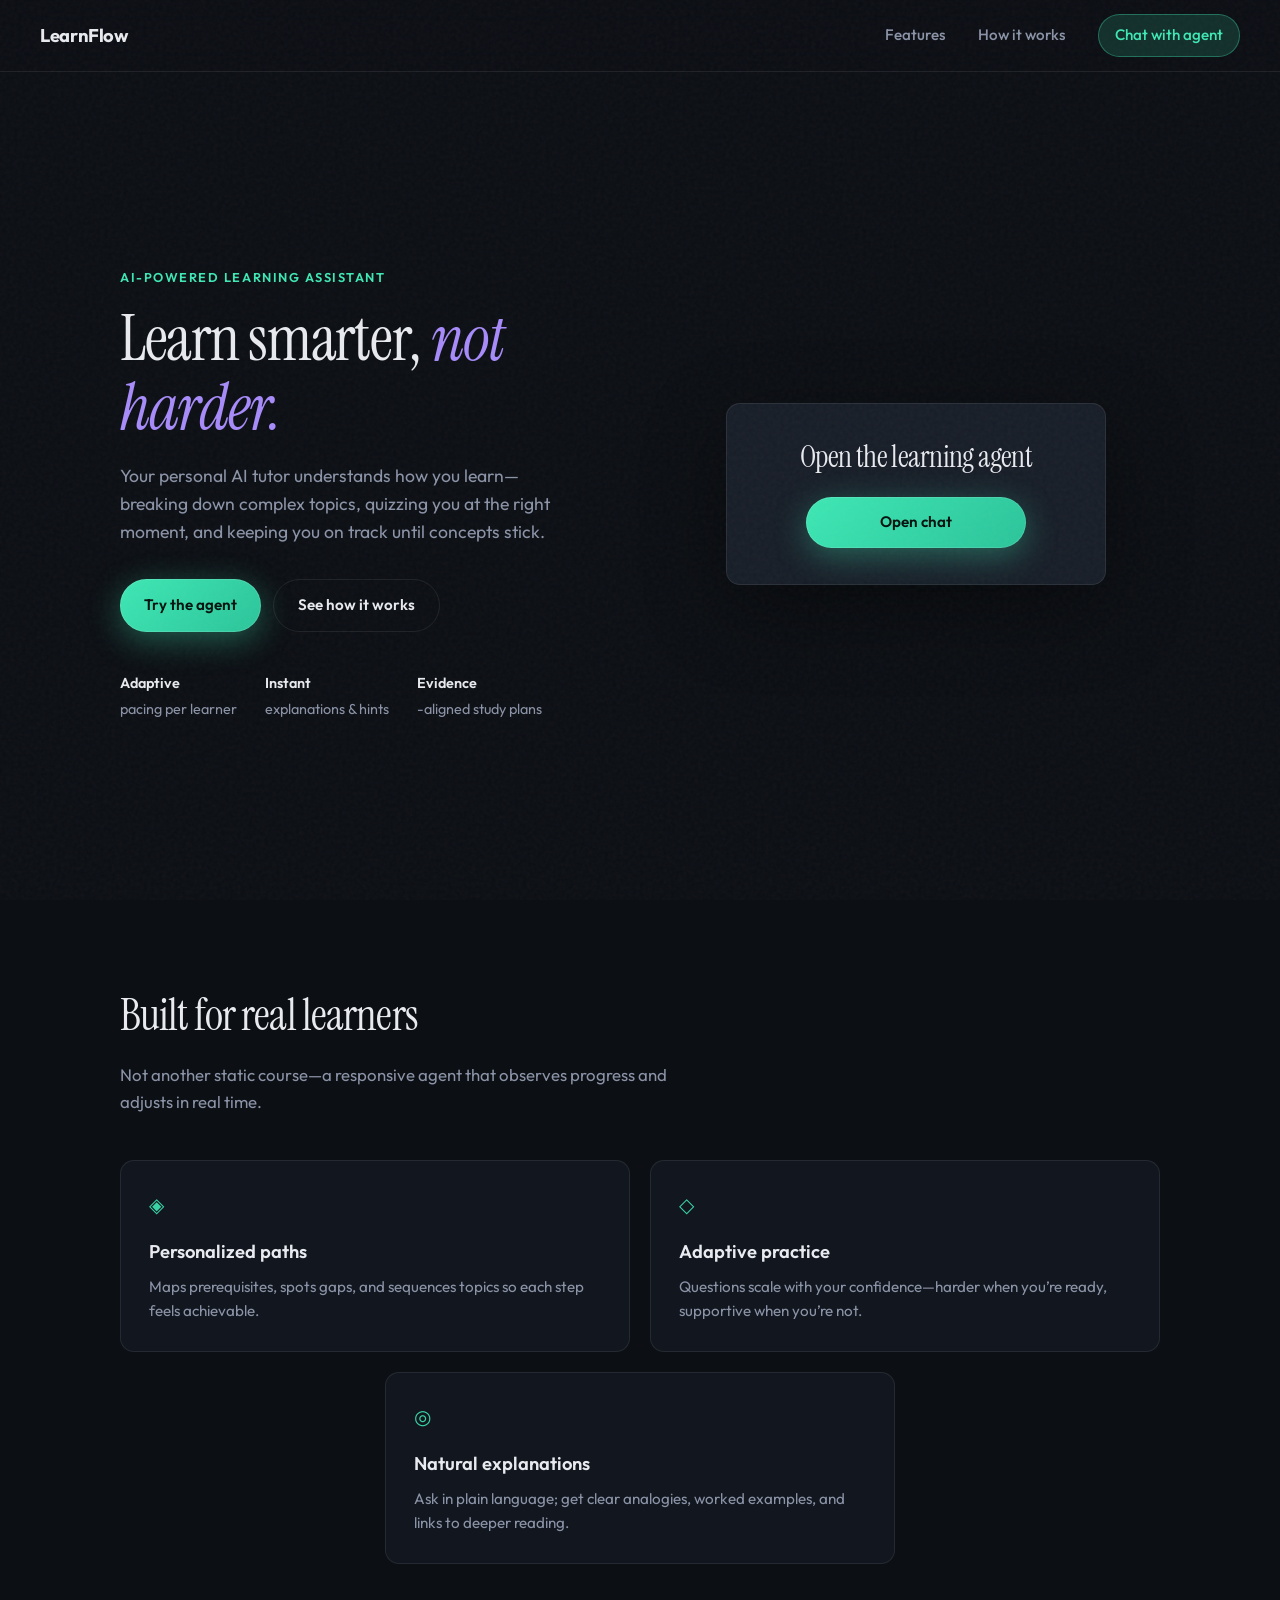
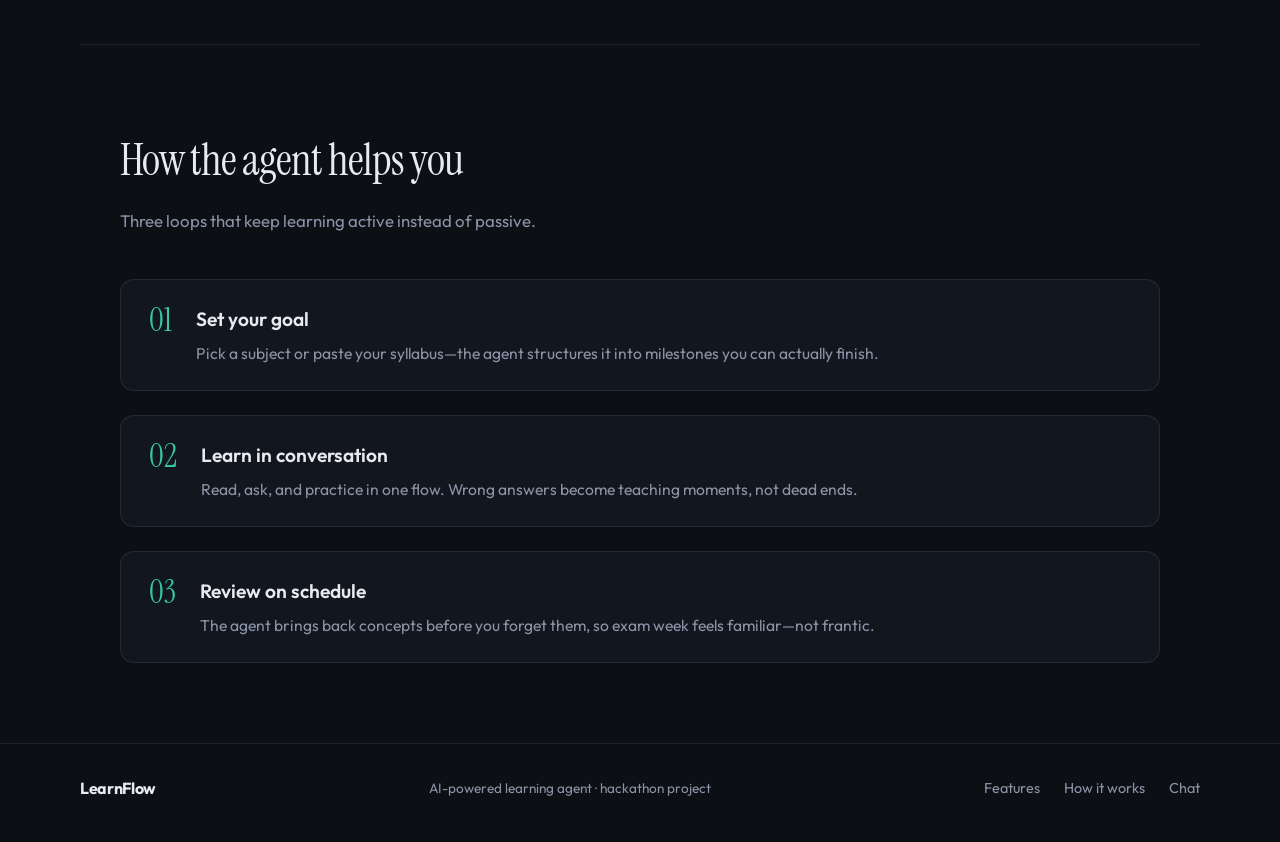
<file: public/index.html>
<!DOCTYPE html>
<html lang="en">
  <head>
    <meta charset="UTF-8" />
    <meta name="viewport" content="width=device-width, initial-scale=1.0" />
    <title>LearnFlow — AI-Powered Learning Assistant</title>
    <meta
      name="description"
      content="An intelligent learning companion that adapts to you—personalized paths, instant feedback, and mastery at your pace."
    />
    <link rel="preconnect" href="https://fonts.googleapis.com" />
    <link rel="preconnect" href="https://fonts.gstatic.com" crossorigin />
    <link
      href="https://fonts.googleapis.com/css2?family=Instrument+Serif:ital@0;1&family=Outfit:wght@300;400;500;600;700&display=swap"
      rel="stylesheet"
    />
    <link rel="stylesheet" href="styles.css" />
  </head>
  <body>
    <div class="noise" aria-hidden="true"></div>
    <header class="site-header">
      <a class="logo" href="/">LearnFlow</a>
      <nav class="nav" aria-label="Primary">
        <a href="#features">Features</a>
        <a href="#how">How it works</a>
        <a href="chat.html" class="nav-cta">Chat with agent</a>
      </nav>
      <button type="button" class="menu-toggle" aria-label="Open menu" aria-expanded="false">
        <span></span><span></span>
      </button>
    </header>

    <main>
      <section class="hero">
        <div class="hero-inner">
          <p class="eyebrow">AI-powered learning assistant</p>
          <h1>
            Learn smarter,
            <em>not harder.</em>
          </h1>
          <p class="lead">
            Your personal AI tutor understands how you learn—breaking down complex topics,
            quizzing you at the right moment, and keeping you on track until concepts stick.
          </p>
          <div class="hero-actions">
            <a href="chat.html" class="btn btn-primary">Try the agent</a>
            <a href="#how" class="btn btn-ghost">See how it works</a>
          </div>
          <ul class="hero-stats" role="list">
            <li><strong>Adaptive</strong> pacing per learner</li>
            <li><strong>Instant</strong> explanations &amp; hints</li>
            <li><strong>Evidence</strong>-aligned study plans</li>
          </ul>
        </div>
        <div class="hero-visual">
          <div class="hero-side-card">
            <h2 class="hero-side-card-title">Open the learning agent</h2>
            <a href="chat.html" class="btn btn-primary">Open chat</a>
          </div>
        </div>
      </section>

      <section id="features" class="section features">
        <div class="section-head">
          <h2>Built for real learners</h2>
          <p>
            Not another static course—a responsive agent that observes progress and adjusts in
            real time.
          </p>
        </div>
        <div class="feature-grid">
          <article class="feature-card">
            <div class="feature-icon" aria-hidden="true">◈</div>
            <h3>Personalized paths</h3>
            <p>
              Maps prerequisites, spots gaps, and sequences topics so each step feels achievable.
            </p>
          </article>
          <article class="feature-card">
            <div class="feature-icon" aria-hidden="true">◇</div>
            <h3>Adaptive practice</h3>
            <p>
              Questions scale with your confidence—harder when you’re ready, supportive when
              you’re not.
            </p>
          </article>
          <article class="feature-card">
            <div class="feature-icon" aria-hidden="true">◎</div>
            <h3>Natural explanations</h3>
            <p>
              Ask in plain language; get clear analogies, worked examples, and links to deeper
              reading.
            </p>
          </article>
        </div>
      </section>

      <section id="how" class="section how">
        <div class="section-head">
          <h2>How the agent helps you</h2>
          <p>Three loops that keep learning active instead of passive.</p>
        </div>
        <ol class="steps">
          <li class="step reveal">
            <span class="step-num">01</span>
            <div>
              <h3>Set your goal</h3>
              <p>
                Pick a subject or paste your syllabus—the agent structures it into milestones you
                can actually finish.
              </p>
            </div>
          </li>
          <li class="step reveal">
            <span class="step-num">02</span>
            <div>
              <h3>Learn in conversation</h3>
              <p>
                Read, ask, and practice in one flow. Wrong answers become teaching moments, not
                dead ends.
              </p>
            </div>
          </li>
          <li class="step reveal">
            <span class="step-num">03</span>
            <div>
              <h3>Review on schedule</h3>
              <p>
                The agent brings back concepts before you forget them, so exam week feels
                familiar—not frantic.
              </p>
            </div>
          </li>
        </ol>
      </section>

    </main>

    <footer class="site-footer">
      <div class="footer-inner">
        <span class="logo logo-footer">LearnFlow</span>
        <p class="footer-tag">AI-powered learning agent · hackathon project</p>
        <nav class="footer-nav" aria-label="Footer">
          <a href="#features">Features</a>
          <a href="#how">How it works</a>
          <a href="chat.html">Chat</a>
        </nav>
      </div>
    </footer>

    <script src="script.js"></script>
  </body>
</html>
</file>
<file: public/styles.css>
:root {
  --bg: #0c0f14;
  --bg-elevated: #12171f;
  --surface: #181e28;
  --border: rgba(255, 255, 255, 0.08);
  --text: #e8eaef;
  --text-muted: #8b93a7;
  --accent: #3ee8b5;
  --accent-dim: rgba(62, 232, 181, 0.15);
  --accent-glow: rgba(62, 232, 181, 0.35);
  --violet: #a78bfa;
  --font-sans: "Outfit", system-ui, sans-serif;
  --font-display: "Instrument Serif", Georgia, serif;
  --radius: 14px;
  --radius-sm: 10px;
  --max: 1120px;
  --header-h: 72px;
}

*,
*::before,
*::after {
  box-sizing: border-box;
}

html {
  scroll-behavior: smooth;
}

body {
  margin: 0;
  min-height: 100vh;
  font-family: var(--font-sans);
  font-size: 1.05rem;
  line-height: 1.6;
  color: var(--text);
  background: var(--bg);
  -webkit-font-smoothing: antialiased;
}

.noise {
  pointer-events: none;
  position: fixed;
  inset: 0;
  opacity: 0.04;
  z-index: 9999;
  background-image: url("data:image/svg+xml,%3Csvg viewBox='0 0 256 256' xmlns='http://www.w3.org/2000/svg'%3E%3Cfilter id='n'%3E%3CfeTurbulence type='fractalNoise' baseFrequency='0.9' numOctaves='4' stitchTiles='stitch'/%3E%3C/filter%3E%3Crect width='100%25' height='100%25' filter='url(%23n)'/%3E%3C/svg%3E");
}

a {
  color: inherit;
  text-decoration: none;
}

a:hover {
  color: var(--accent);
}

.sr-only {
  position: absolute;
  width: 1px;
  height: 1px;
  padding: 0;
  margin: -1px;
  overflow: hidden;
  clip: rect(0, 0, 0, 0);
  white-space: nowrap;
  border: 0;
}

/* Header */
.site-header {
  position: sticky;
  top: 0;
  z-index: 100;
  display: flex;
  align-items: center;
  justify-content: space-between;
  height: var(--header-h);
  padding: 0 clamp(1.25rem, 4vw, 2.5rem);
  background: rgba(12, 15, 20, 0.75);
  backdrop-filter: blur(12px);
  border-bottom: 1px solid var(--border);
}

.logo {
  font-weight: 700;
  font-size: 1.15rem;
  letter-spacing: -0.02em;
  color: var(--text);
}

.logo:hover {
  color: var(--accent);
}

.nav {
  display: flex;
  align-items: center;
  gap: 2rem;
}

.nav a {
  font-size: 0.95rem;
  font-weight: 500;
  color: var(--text-muted);
}

.nav a:hover {
  color: var(--text);
}

.nav-cta {
  padding: 0.5rem 1rem;
  border-radius: 999px;
  background: var(--accent-dim);
  color: var(--accent) !important;
  border: 1px solid rgba(62, 232, 181, 0.35);
}

.nav-cta:hover {
  background: rgba(62, 232, 181, 0.22);
  color: #b8ffe8 !important;
}

.menu-toggle {
  display: none;
  flex-direction: column;
  gap: 6px;
  padding: 8px;
  background: transparent;
  border: none;
  cursor: pointer;
}

.menu-toggle span {
  display: block;
  width: 22px;
  height: 2px;
  background: var(--text);
  border-radius: 1px;
}

@media (max-width: 768px) {
  .menu-toggle {
    display: flex;
  }

  .nav {
    position: fixed;
    top: var(--header-h);
    left: 0;
    right: 0;
    flex-direction: column;
    align-items: stretch;
    gap: 0;
    padding: 1rem;
    background: var(--bg-elevated);
    border-bottom: 1px solid var(--border);
    transform: translateY(-120%);
    opacity: 0;
    pointer-events: none;
    transition: transform 0.25s ease, opacity 0.25s ease;
  }

  .nav.is-open {
    transform: translateY(0);
    opacity: 1;
    pointer-events: auto;
  }

  .nav a {
    padding: 0.85rem 1rem;
    border-radius: var(--radius-sm);
  }

  .nav-cta {
    text-align: center;
    margin-top: 0.5rem;
  }
}

/* Buttons */
.btn {
  display: inline-flex;
  align-items: center;
  justify-content: center;
  padding: 0.85rem 1.5rem;
  font-family: inherit;
  font-size: 0.95rem;
  font-weight: 600;
  border-radius: 999px;
  border: none;
  cursor: pointer;
  transition: transform 0.15s ease, box-shadow 0.2s ease, background 0.2s ease;
}

.btn:active {
  transform: scale(0.98);
}

.btn-primary {
  background: linear-gradient(135deg, var(--accent), #2bc49a);
  color: #04120d;
  box-shadow: 0 0 0 1px rgba(255, 255, 255, 0.12) inset, 0 8px 32px var(--accent-glow);
}

.btn-primary:hover {
  box-shadow: 0 0 0 1px rgba(255, 255, 255, 0.18) inset, 0 12px 40px var(--accent-glow);
  color: #021a12;
}

.btn-ghost {
  background: transparent;
  color: var(--text);
  border: 1px solid var(--border);
}

.btn-ghost:hover {
  border-color: rgba(255, 255, 255, 0.2);
  background: rgba(255, 255, 255, 0.04);
  color: var(--text);
}

/* Hero */
.hero {
  display: grid;
  grid-template-columns: 1fr 1fr;
  gap: clamp(2rem, 6vw, 4rem);
  align-items: center;
  max-width: var(--max);
  margin: 0 auto;
  padding: clamp(2.5rem, 8vw, 5rem) clamp(1.25rem, 4vw, 2.5rem) 4rem;
  min-height: calc(100vh - var(--header-h));
  min-height: calc(100dvh - var(--header-h));
}

.hero-inner {
  max-width: 42rem;
}

.hero-visual {
  display: flex;
  align-items: center;
  justify-content: center;
}

.hero-side-card {
  width: 100%;
  max-width: 380px;
  padding: clamp(1.75rem, 4vw, 2.25rem);
  text-align: center;
  background: var(--surface);
  border: 1px solid var(--border);
  border-radius: var(--radius);
  box-shadow: 0 24px 80px rgba(0, 0, 0, 0.45);
}

.hero-side-card-title {
  margin: 0 0 1.35rem;
  font-family: var(--font-display);
  font-size: clamp(1.5rem, 2.5vw, 1.85rem);
  font-weight: 400;
  line-height: 1.2;
  letter-spacing: -0.02em;
  color: var(--text);
}

.hero-side-card .btn {
  width: 100%;
  max-width: 220px;
}

@media (max-width: 900px) {
  .hero {
    grid-template-columns: 1fr;
    min-height: auto;
  }

  .hero-visual {
    margin-top: 0.5rem;
  }

  .hero-side-card {
    max-width: 420px;
    margin: 0 auto;
  }
}

.eyebrow {
  font-size: 0.8rem;
  font-weight: 600;
  text-transform: uppercase;
  letter-spacing: 0.12em;
  color: var(--accent);
  margin: 0 0 1rem;
}

.hero h1 {
  margin: 0 0 1.25rem;
  font-family: var(--font-display);
  font-size: clamp(2.75rem, 6vw, 4rem);
  font-weight: 400;
  line-height: 1.08;
  letter-spacing: -0.02em;
}

.hero h1 em {
  font-style: italic;
  color: var(--violet);
}

.lead {
  margin: 0 0 2rem;
  font-size: 1.1rem;
  color: var(--text-muted);
  max-width: 36ch;
}

.hero-actions {
  display: flex;
  flex-wrap: wrap;
  gap: 0.75rem;
  margin-bottom: 2.5rem;
}

.hero-stats {
  list-style: none;
  margin: 0;
  padding: 0;
  display: flex;
  flex-wrap: wrap;
  gap: 1rem 1.75rem;
  font-size: 0.9rem;
  color: var(--text-muted);
}

.hero-stats strong {
  display: block;
  color: var(--text);
  font-weight: 600;
  margin-bottom: 0.15rem;
}

/* Sections */
.section {
  max-width: var(--max);
  margin: 0 auto;
  padding: clamp(3rem, 8vw, 5rem) clamp(1.25rem, 4vw, 2.5rem);
}

.section-head {
  max-width: 560px;
  margin-bottom: 2.75rem;
}

.section-head h2 {
  margin: 0 0 0.75rem;
  font-family: var(--font-display);
  font-size: clamp(2rem, 4vw, 2.75rem);
  font-weight: 400;
  letter-spacing: -0.02em;
}

.section-head p {
  margin: 0;
  color: var(--text-muted);
  font-size: 1.05rem;
}

.feature-grid {
  display: grid;
  grid-template-columns: repeat(2, 1fr);
  gap: 1.25rem;
}

/* Third card centered on bottom row (2 + 1 layout) */
.feature-grid .feature-card:nth-child(3) {
  grid-column: 1 / -1;
  justify-self: center;
  width: 100%;
  max-width: calc((100% - 1.25rem) / 2);
}

@media (max-width: 640px) {
  .feature-grid {
    grid-template-columns: 1fr;
  }

  .feature-grid .feature-card:nth-child(3) {
    grid-column: auto;
    max-width: none;
    justify-self: stretch;
  }
}

.feature-card {
  padding: 1.75rem;
  background: var(--bg-elevated);
  border: 1px solid var(--border);
  border-radius: var(--radius);
  transition: border-color 0.2s ease, transform 0.2s ease;
}

.feature-card:hover {
  border-color: rgba(62, 232, 181, 0.2);
  transform: translateY(-2px);
}

.feature-icon {
  font-size: 1.25rem;
  color: var(--accent);
  margin-bottom: 1rem;
  opacity: 0.9;
}

.feature-card h3 {
  margin: 0 0 0.5rem;
  font-size: 1.15rem;
  font-weight: 600;
}

.feature-card p {
  margin: 0;
  font-size: 0.95rem;
  color: var(--text-muted);
}

/* How */
.how {
  border-top: 1px solid var(--border);
}

.steps {
  list-style: none;
  margin: 0;
  padding: 0;
  display: flex;
  flex-direction: column;
  gap: 1.5rem;
}

.step {
  display: grid;
  grid-template-columns: auto 1fr;
  gap: 1.5rem;
  align-items: start;
  padding: 1.5rem 1.75rem;
  background: var(--bg-elevated);
  border: 1px solid var(--border);
  border-radius: var(--radius);
}

.step-num {
  font-family: var(--font-display);
  font-size: 2rem;
  line-height: 1;
  color: var(--accent);
  opacity: 0.85;
}

.step h3 {
  margin: 0 0 0.4rem;
  font-size: 1.2rem;
  font-weight: 600;
}

.step p {
  margin: 0;
  color: var(--text-muted);
  font-size: 0.98rem;
}

/* CTA */
.cta-block {
  padding-bottom: clamp(4rem, 10vw, 6rem);
}

.cta-inner {
  text-align: center;
  padding: clamp(2.5rem, 6vw, 3.5rem);
  background: linear-gradient(145deg, var(--surface) 0%, var(--bg-elevated) 100%);
  border: 1px solid var(--border);
  border-radius: calc(var(--radius) + 4px);
  box-shadow: 0 0 80px rgba(62, 232, 181, 0.06);
}

.cta-inner h2 {
  margin: 0 0 0.75rem;
  font-family: var(--font-display);
  font-size: clamp(1.75rem, 3.5vw, 2.35rem);
  font-weight: 400;
}

.cta-inner > p {
  margin: 0 auto 1.75rem;
  max-width: 46ch;
  color: var(--text-muted);
}

.cta-form {
  display: flex;
  flex-wrap: wrap;
  gap: 0.75rem;
  justify-content: center;
  align-items: center;
  margin-bottom: 1rem;
}

.cta-form input {
  min-width: min(100%, 280px);
  padding: 0.85rem 1.15rem;
  font-family: inherit;
  font-size: 0.95rem;
  color: var(--text);
  background: var(--bg);
  border: 1px solid var(--border);
  border-radius: 999px;
  outline: none;
  transition: border-color 0.2s ease, box-shadow 0.2s ease;
}

.cta-form input:focus {
  border-color: rgba(62, 232, 181, 0.45);
  box-shadow: 0 0 0 3px var(--accent-dim);
}

.cta-form input::placeholder {
  color: var(--text-muted);
  opacity: 0.7;
}

.cta-note {
  margin: 0;
  font-size: 0.85rem;
  color: var(--text-muted);
}

/* Footer */
.site-footer {
  border-top: 1px solid var(--border);
  padding: 2rem clamp(1.25rem, 4vw, 2.5rem) 2.5rem;
}

.footer-inner {
  max-width: var(--max);
  margin: 0 auto;
  display: flex;
  flex-wrap: wrap;
  align-items: center;
  justify-content: space-between;
  gap: 1rem;
}

.logo-footer {
  font-size: 1rem;
}

.footer-tag {
  margin: 0;
  font-size: 0.85rem;
  color: var(--text-muted);
  flex: 1 1 100%;
  order: 3;
}

@media (min-width: 640px) {
  .footer-tag {
    flex: 0 1 auto;
    order: 0;
    text-align: center;
  }
}

.footer-nav {
  display: flex;
  gap: 1.5rem;
}

.footer-nav a {
  font-size: 0.9rem;
  color: var(--text-muted);
}

/* Reveal on scroll */
.reveal {
  opacity: 0;
  transform: translateY(16px);
  transition: opacity 0.55s ease, transform 0.55s ease;
}

.reveal.is-visible {
  opacity: 1;
  transform: translateY(0);
}

.feature-card {
  opacity: 0;
  transform: translateY(12px);
  transition: opacity 0.5s ease, transform 0.5s ease, border-color 0.2s ease;
}

.feature-card.is-visible {
  opacity: 1;
  transform: translateY(0);
}

.cta-inner.reveal {
  transition-delay: 0.05s;
}

.inline-code {
  font-family: ui-monospace, "Cascadia Code", Consolas, monospace;
  font-size: 0.88em;
  padding: 0.12em 0.45em;
  border-radius: 6px;
  background: rgba(255, 255, 255, 0.06);
  border: 1px solid var(--border);
  font-weight: 500;
}

/* Live agent chat */
body.chat-page {
  display: flex;
  flex-direction: column;
  min-height: 100vh;
}

.chat-layout {
  flex: 1;
  display: flex;
  flex-direction: column;
  max-width: 720px;
  width: 100%;
  margin: 0 auto;
  padding: 1.25rem clamp(1.25rem, 4vw, 2.5rem) 2.5rem;
}

.chat-page-head {
  margin-bottom: 1.25rem;
}

.chat-page-title {
  margin: 0 0 0.35rem;
  font-family: var(--font-display);
  font-size: clamp(1.75rem, 4vw, 2.25rem);
  font-weight: 400;
  letter-spacing: -0.02em;
}

.chat-page-sub {
  margin: 0;
  font-size: 0.95rem;
  color: var(--text-muted);
}

.chat-page-sub strong {
  color: var(--accent);
  font-weight: 600;
}

.chat-api-status {
  margin: 0.75rem 0 0;
  font-size: 0.82rem;
  color: var(--text-muted);
  line-height: 1.45;
}

.chat-api-status--bad {
  color: #fbbf24;
}

.chat-panel {
  flex: 1;
  display: flex;
  flex-direction: column;
  min-height: min(70vh, 640px);
  background: var(--surface);
  border: 1px solid var(--border);
  border-radius: var(--radius);
  overflow: hidden;
  box-shadow: 0 24px 80px rgba(0, 0, 0, 0.35);
}

.chat-log {
  flex: 1;
  overflow-y: auto;
  padding: 1.25rem;
  display: flex;
  flex-direction: column;
  gap: 1rem;
}

.chat-welcome {
  padding: 0.85rem 1rem;
  border-radius: var(--radius-sm);
  background: var(--bg-elevated);
  border: 1px solid var(--border);
  font-size: 0.95rem;
  color: var(--text-muted);
  line-height: 1.55;
}

.chat-welcome strong {
  color: var(--text);
}

.msg {
  display: flex;
  flex-direction: column;
  gap: 0.35rem;
  max-width: 92%;
}

.msg-user {
  align-self: flex-end;
}

.msg-agent {
  align-self: flex-start;
}

.msg-label {
  font-size: 0.72rem;
  font-weight: 600;
  text-transform: uppercase;
  letter-spacing: 0.08em;
  color: var(--text-muted);
}

.msg-user .msg-label {
  text-align: right;
}

.msg-bubble {
  padding: 0.85rem 1.05rem;
  border-radius: var(--radius-sm);
  font-size: 0.95rem;
  line-height: 1.55;
  white-space: pre-wrap;
  word-break: break-word;
}

.msg-user .msg-bubble {
  background: var(--accent-dim);
  border: 1px solid rgba(62, 232, 181, 0.28);
  color: #d8faf0;
}

.msg-agent .msg-bubble {
  background: var(--bg-elevated);
  border: 1px solid var(--border);
  color: var(--text);
}

.msg-error .msg-bubble {
  border-color: rgba(248, 113, 113, 0.45);
  background: rgba(248, 113, 113, 0.08);
  color: #fecaca;
}

.chat-input-row {
  display: flex;
  align-items: flex-end;
  gap: 0.75rem;
  padding: 1rem 1.15rem;
  border-top: 1px solid var(--border);
  background: var(--bg-elevated);
}

.chat-input-row textarea {
  flex: 1;
  resize: none;
  min-height: 48px;
  max-height: 200px;
  padding: 0.75rem 1rem;
  font-family: inherit;
  font-size: 0.95rem;
  line-height: 1.45;
  color: var(--text);
  background: var(--bg);
  border: 1px solid var(--border);
  border-radius: var(--radius-sm);
  outline: none;
  transition: border-color 0.2s ease, box-shadow 0.2s ease;
}

.chat-input-row textarea:focus {
  border-color: rgba(62, 232, 181, 0.45);
  box-shadow: 0 0 0 3px var(--accent-dim);
}

.btn-send {
  flex-shrink: 0;
  padding-inline: 1.35rem;
}

.btn-send:disabled {
  opacity: 0.55;
  cursor: not-allowed;
  transform: none;
}
</file>
